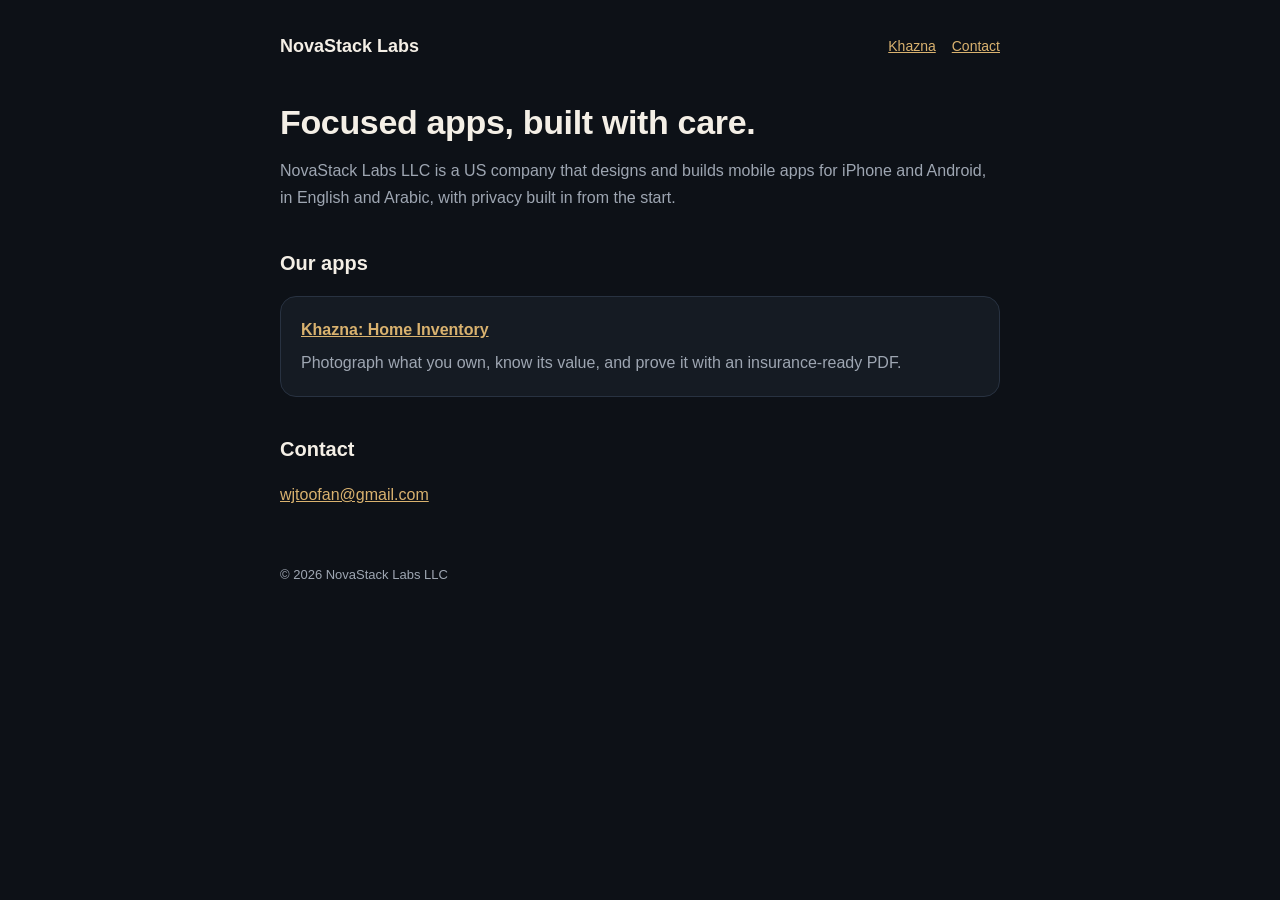
<file: index.html>
<!doctype html>
<html lang="en">
<head>
<meta charset="utf-8">
<meta name="viewport" content="width=device-width, initial-scale=1">
<title>NovaStack Labs</title>
<meta name="description" content="NovaStack Labs LLC builds focused, privacy-first mobile apps.">
<link rel="stylesheet" href="style.css">
</head>
<body>
<div class="wrap">
  <header>
    <a class="brand" href="./">NovaStack Labs</a>
    <nav><a href="khazna/">Khazna</a><a href="mailto:wjtoofan@gmail.com">Contact</a></nav>
  </header>

  <h1>Focused apps, built with care.</h1>
  <p class="muted">NovaStack Labs LLC is a US company that designs and builds mobile apps for iPhone and Android,
  in English and Arabic, with privacy built in from the start.</p>

  <h2>Our apps</h2>
  <div class="card">
    <a href="khazna/"><strong>Khazna: Home Inventory</strong></a>
    <p class="muted" style="margin:6px 0 0">Photograph what you own, know its value, and prove it with an insurance-ready PDF.</p>
  </div>

  <h2>Contact</h2>
  <p><a href="mailto:wjtoofan@gmail.com">wjtoofan@gmail.com</a></p>

  <footer>© 2026 NovaStack Labs LLC</footer>
</div>
</body>
</html>
</file>
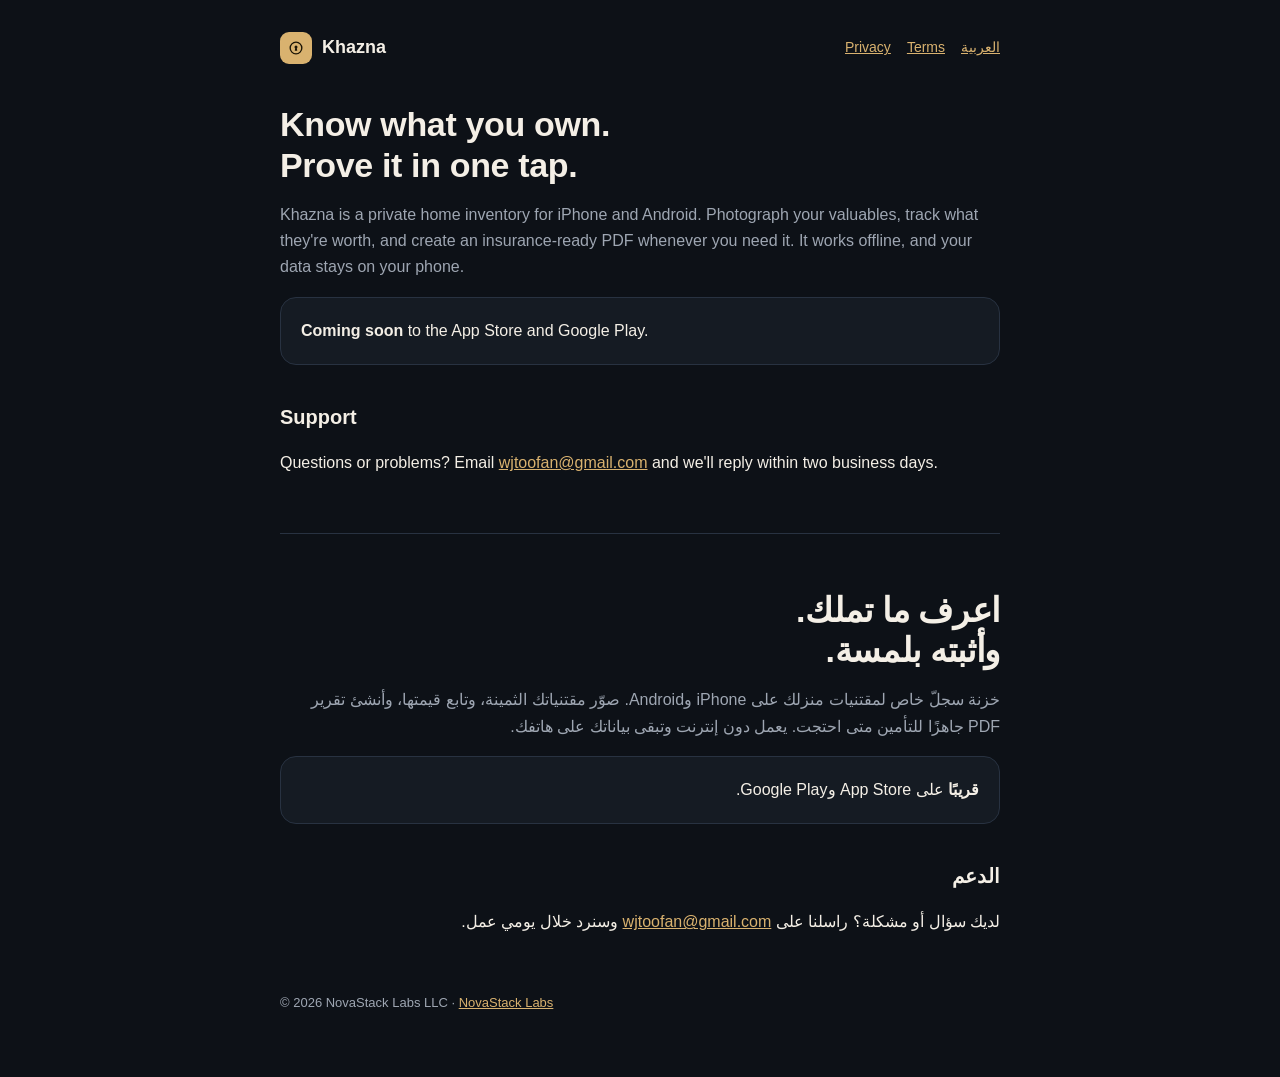
<file: khazna/index.html>
<!doctype html>
<html lang="en">
<head>
<meta charset="utf-8">
<meta name="viewport" content="width=device-width, initial-scale=1">
<title>Khazna Home Inventory</title>
<meta name="description" content="Khazna: photograph what you own, know its value, and prove it with an insurance-ready PDF.">
<link rel="stylesheet" href="../style.css">
</head>
<body>
<div class="wrap">
  <header>
    <a class="brand" href="./"><span class="mark" aria-hidden="true"><svg width="20" height="20" viewBox="0 0 48 48"><circle cx="24" cy="24" r="14" fill="none" stroke="#1a1406" stroke-width="3.2"/><circle cx="24" cy="21.5" r="3.6" fill="#1a1406"/><path d="M22.2 24h3.6l1.2 6.8h-6z" fill="#1a1406"/></svg></span>Khazna</a>
    <nav><a href="privacy.html">Privacy</a><a href="terms.html">Terms</a><a href="#ar">العربية</a></nav>
  </header>

  <h1>Know what you own.<br>Prove it in one tap.</h1>
  <p class="muted">Khazna is a private home inventory for iPhone and Android. Photograph your valuables, track what
  they're worth, and create an insurance-ready PDF whenever you need it. It works offline, and your data stays on your phone.</p>

  <div class="card">
    <strong>Coming soon</strong> to the App Store and Google Play.
  </div>

  <h2>Support</h2>
  <p>Questions or problems? Email <a href="mailto:wjtoofan@gmail.com">wjtoofan@gmail.com</a> and we'll reply within two business days.</p>

  <hr>

  <section id="ar" lang="ar" dir="rtl">
    <h1>اعرف ما تملك.<br>وأثبته بلمسة.</h1>
    <p class="muted">خزنة سجلّ خاص لمقتنيات منزلك على iPhone وAndroid. صوّر مقتنياتك الثمينة، وتابع قيمتها، وأنشئ تقرير PDF
    جاهزًا للتأمين متى احتجت. يعمل دون إنترنت وتبقى بياناتك على هاتفك.</p>
    <div class="card"><strong>قريبًا</strong> على App Store وGoogle Play.</div>
    <h2>الدعم</h2>
    <p>لديك سؤال أو مشكلة؟ راسلنا على <a href="mailto:wjtoofan@gmail.com">wjtoofan@gmail.com</a> وسنرد خلال يومي عمل.</p>
  </section>

  <footer>© 2026 NovaStack Labs LLC · <a href="../">NovaStack Labs</a></footer>
</div>
</body>
</html>
</file>
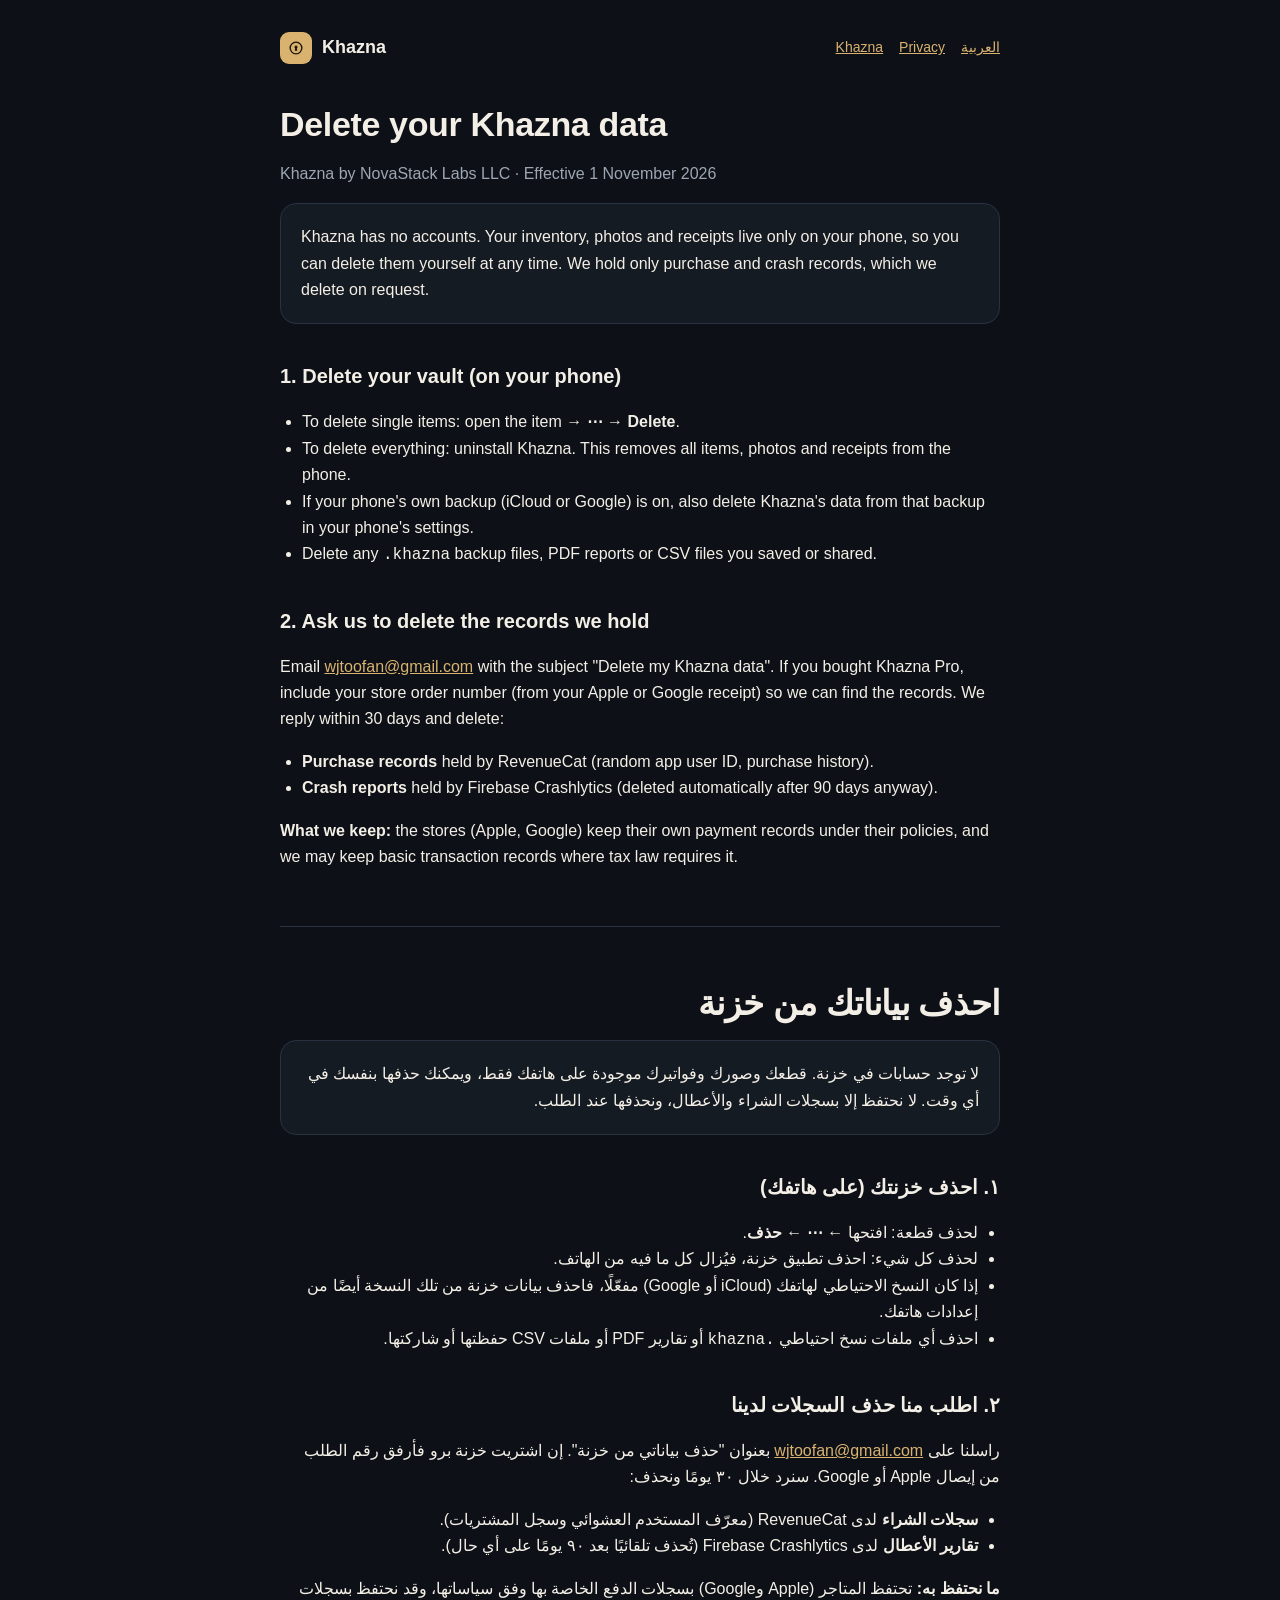
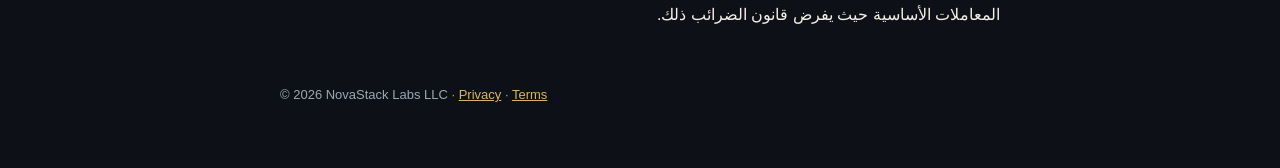
<file: khazna/delete-data.html>
<!doctype html>
<html lang="en">
<head>
<meta charset="utf-8">
<meta name="viewport" content="width=device-width, initial-scale=1">
<title>Delete Your Khazna Data</title>
<meta name="description" content="How to delete your data from Khazna and NovaStack Labs.">
<link rel="stylesheet" href="../style.css">
</head>
<body>
<div class="wrap">
  <header>
    <a class="brand" href="./"><span class="mark" aria-hidden="true"><svg width="20" height="20" viewBox="0 0 48 48"><circle cx="24" cy="24" r="14" fill="none" stroke="#1a1406" stroke-width="3.2"/><circle cx="24" cy="21.5" r="3.6" fill="#1a1406"/><path d="M22.2 24h3.6l1.2 6.8h-6z" fill="#1a1406"/></svg></span>Khazna</a>
    <nav><a href="./">Khazna</a><a href="privacy.html">Privacy</a><a href="#ar">العربية</a></nav>
  </header>

  <h1>Delete your Khazna data</h1>
  <p class="muted">Khazna by NovaStack Labs LLC · Effective 1 November 2026</p>

  <div class="card">Khazna has no accounts. Your inventory, photos and receipts live only on your phone, so you can
  delete them yourself at any time. We hold only purchase and crash records, which we delete on request.</div>

  <h2>1. Delete your vault (on your phone)</h2>
  <ul>
    <li>To delete single items: open the item → <strong>⋯</strong> → <strong>Delete</strong>.</li>
    <li>To delete everything: uninstall Khazna. This removes all items, photos and receipts from the phone.</li>
    <li>If your phone's own backup (iCloud or Google) is on, also delete Khazna's data from that backup in your phone's settings.</li>
    <li>Delete any <code>.khazna</code> backup files, PDF reports or CSV files you saved or shared.</li>
  </ul>

  <h2>2. Ask us to delete the records we hold</h2>
  <p>Email <a href="mailto:wjtoofan@gmail.com?subject=Delete%20my%20Khazna%20data">wjtoofan@gmail.com</a> with the
  subject "Delete my Khazna data". If you bought Khazna Pro, include your store order number (from your Apple or
  Google receipt) so we can find the records. We reply within 30 days and delete:</p>
  <ul>
    <li><strong>Purchase records</strong> held by RevenueCat (random app user ID, purchase history).</li>
    <li><strong>Crash reports</strong> held by Firebase Crashlytics (deleted automatically after 90 days anyway).</li>
  </ul>
  <p><strong>What we keep:</strong> the stores (Apple, Google) keep their own payment records under their policies, and
  we may keep basic transaction records where tax law requires it.</p>

  <hr>

  <section id="ar" lang="ar" dir="rtl">
    <h1>احذف بياناتك من خزنة</h1>
    <div class="card">لا توجد حسابات في خزنة. قطعك وصورك وفواتيرك موجودة على هاتفك فقط، ويمكنك حذفها بنفسك في أي وقت.
    لا نحتفظ إلا بسجلات الشراء والأعطال، ونحذفها عند الطلب.</div>
    <h2>١. احذف خزنتك (على هاتفك)</h2>
    <ul>
      <li>لحذف قطعة: افتحها ← <strong>⋯</strong> ← <strong>حذف</strong>.</li>
      <li>لحذف كل شيء: احذف تطبيق خزنة، فيُزال كل ما فيه من الهاتف.</li>
      <li>إذا كان النسخ الاحتياطي لهاتفك (iCloud أو Google) مفعّلًا، فاحذف بيانات خزنة من تلك النسخة أيضًا من إعدادات هاتفك.</li>
      <li>احذف أي ملفات نسخ احتياطي <code>.khazna</code> أو تقارير PDF أو ملفات CSV حفظتها أو شاركتها.</li>
    </ul>
    <h2>٢. اطلب منا حذف السجلات لدينا</h2>
    <p>راسلنا على <a href="mailto:wjtoofan@gmail.com?subject=Delete%20my%20Khazna%20data">wjtoofan@gmail.com</a>
    بعنوان "حذف بياناتي من خزنة". إن اشتريت خزنة برو فأرفق رقم الطلب من إيصال Apple أو Google. سنرد خلال ٣٠ يومًا ونحذف:</p>
    <ul>
      <li><strong>سجلات الشراء</strong> لدى RevenueCat (معرّف المستخدم العشوائي وسجل المشتريات).</li>
      <li><strong>تقارير الأعطال</strong> لدى Firebase Crashlytics (تُحذف تلقائيًا بعد ٩٠ يومًا على أي حال).</li>
    </ul>
    <p><strong>ما نحتفظ به:</strong> تحتفظ المتاجر (Apple وGoogle) بسجلات الدفع الخاصة بها وفق سياساتها، وقد نحتفظ بسجلات
    المعاملات الأساسية حيث يفرض قانون الضرائب ذلك.</p>
  </section>

  <footer>© 2026 NovaStack Labs LLC · <a href="privacy.html">Privacy</a> · <a href="terms.html">Terms</a></footer>
</div>
</body>
</html>
</file>
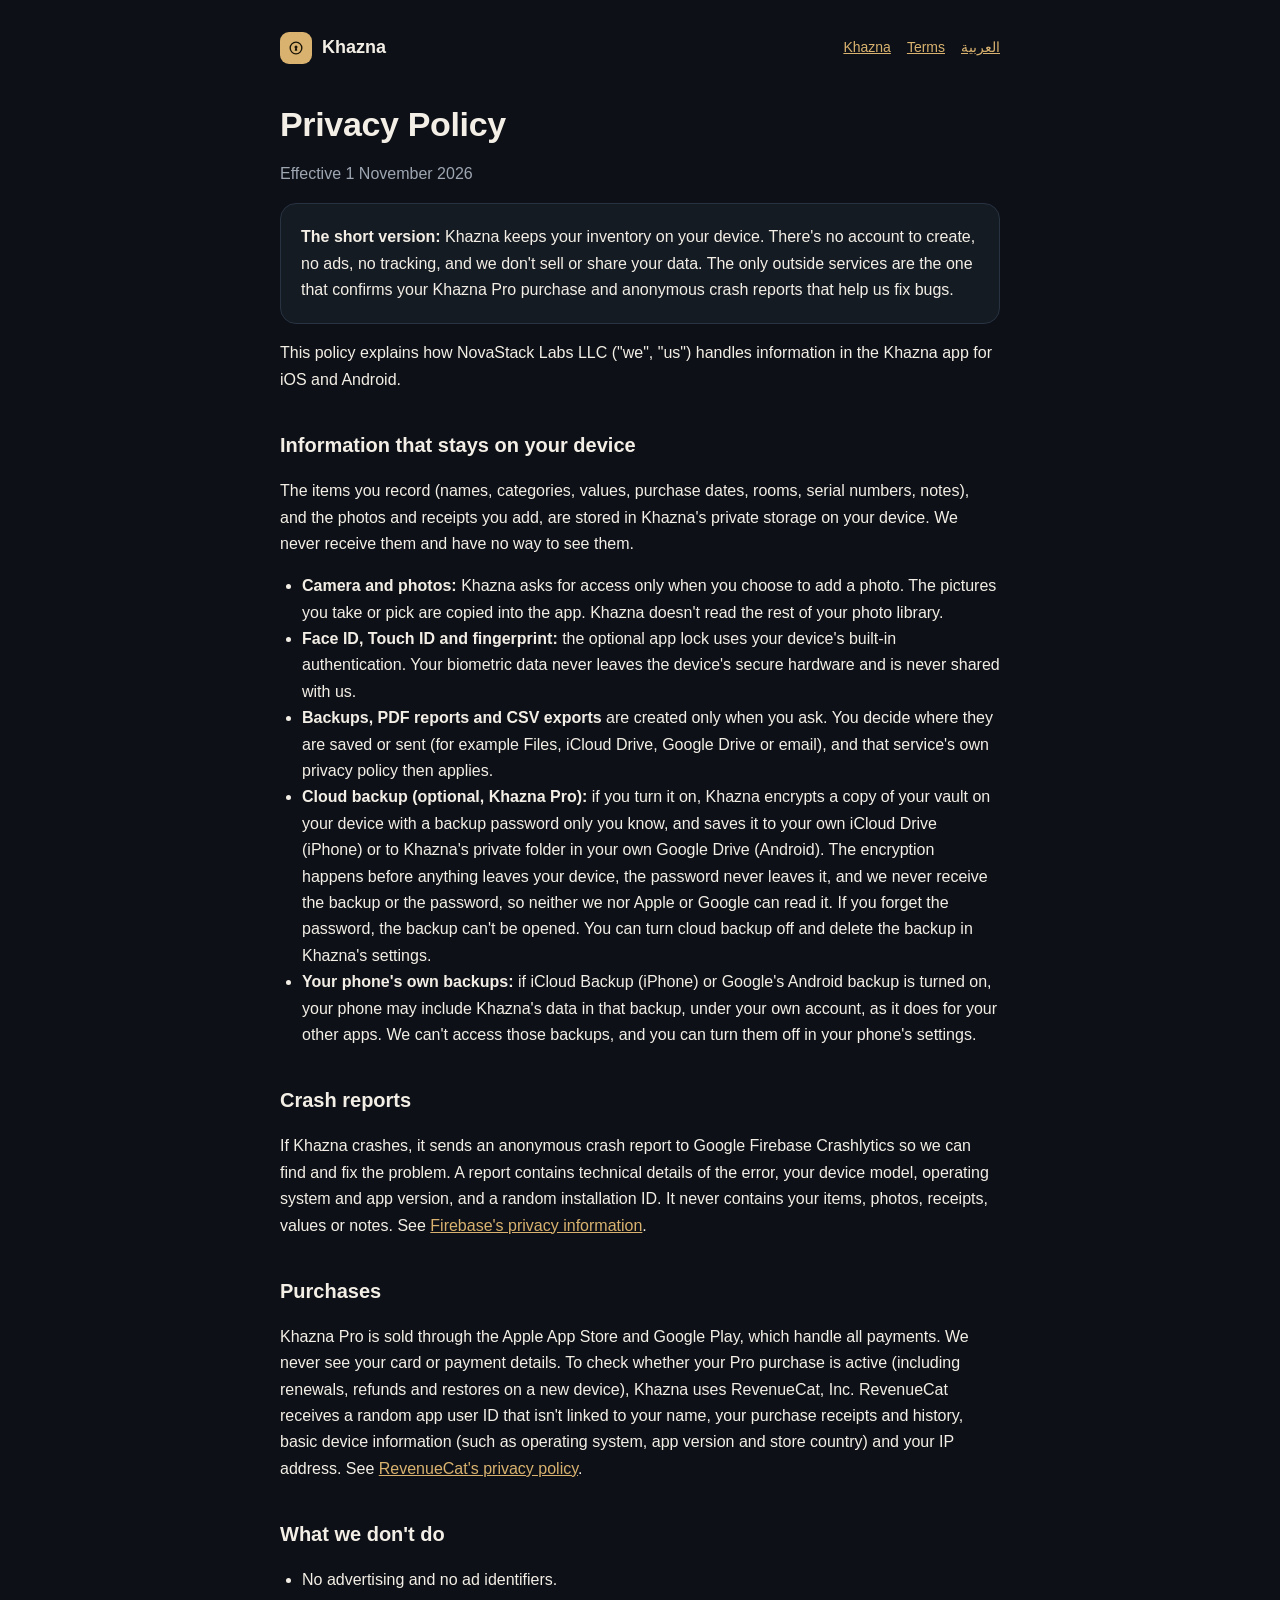
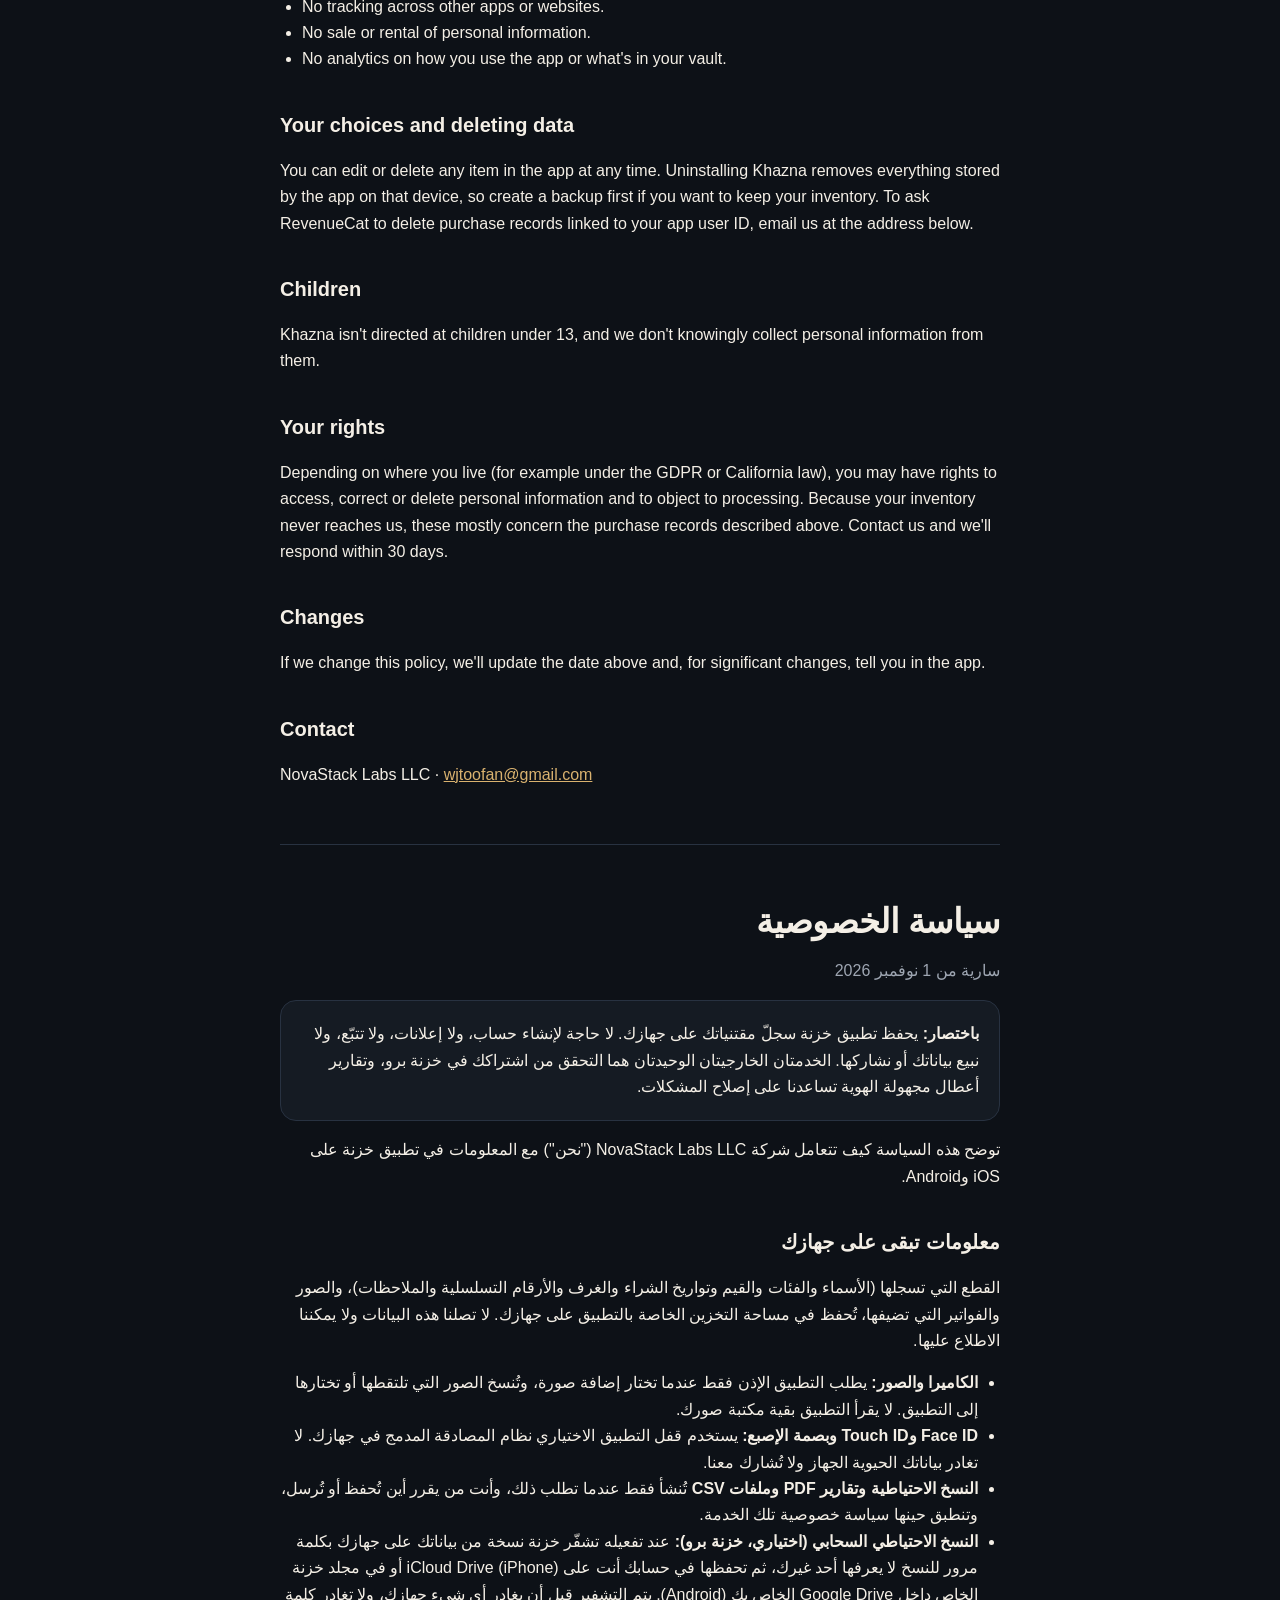
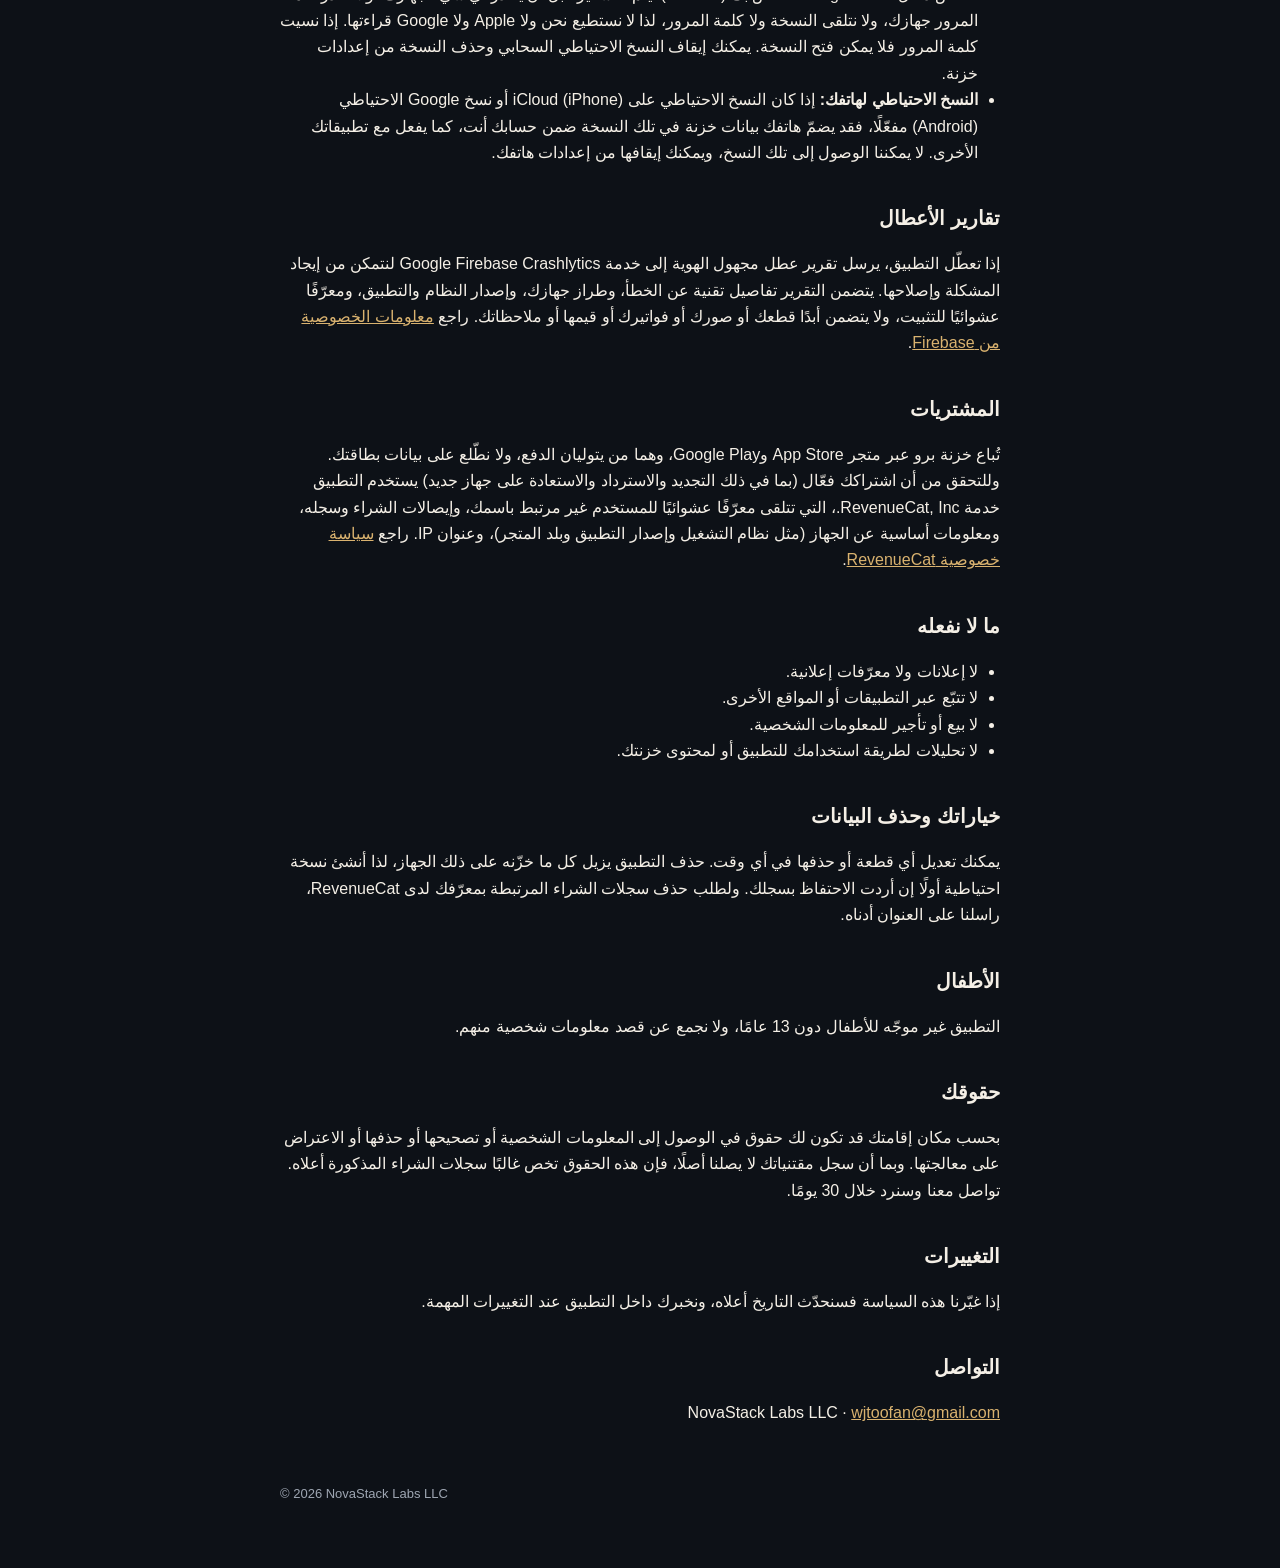
<file: khazna/privacy.html>
<!doctype html>
<html lang="en">
<head>
<meta charset="utf-8">
<meta name="viewport" content="width=device-width, initial-scale=1">
<title>Khazna Privacy Policy</title>
<meta name="description" content="How Khazna handles your data: it stays on your device.">
<link rel="stylesheet" href="../style.css">
</head>
<body>
<div class="wrap">
  <header>
    <a class="brand" href="./"><span class="mark" aria-hidden="true"><svg width="20" height="20" viewBox="0 0 48 48"><circle cx="24" cy="24" r="14" fill="none" stroke="#1a1406" stroke-width="3.2"/><circle cx="24" cy="21.5" r="3.6" fill="#1a1406"/><path d="M22.2 24h3.6l1.2 6.8h-6z" fill="#1a1406"/></svg></span>Khazna</a>
    <nav><a href="./">Khazna</a><a href="terms.html">Terms</a><a href="#ar">العربية</a></nav>
  </header>

  <h1>Privacy Policy</h1>
  <p class="muted">Effective 1 November 2026</p>

  <div class="card">
    <strong>The short version:</strong> Khazna keeps your inventory on your device. There's no account to create,
    no ads, no tracking, and we don't sell or share your data. The only outside services are the one that confirms
    your Khazna Pro purchase and anonymous crash reports that help us fix bugs.
  </div>

  <p>This policy explains how NovaStack Labs LLC ("we", "us") handles information in the Khazna app for iOS and Android.</p>

  <h2>Information that stays on your device</h2>
  <p>The items you record (names, categories, values, purchase dates, rooms, serial numbers, notes), and the photos and
  receipts you add, are stored in Khazna's private storage on your device. We never receive them and have no
  way to see them.</p>
  <ul>
    <li><strong>Camera and photos:</strong> Khazna asks for access only when you choose to add a photo. The pictures you
    take or pick are copied into the app. Khazna doesn't read the rest of your photo library.</li>
    <li><strong>Face ID, Touch ID and fingerprint:</strong> the optional app lock uses your device's built-in
    authentication. Your biometric data never leaves the device's secure hardware and is never shared with us.</li>
    <li><strong>Backups, PDF reports and CSV exports</strong> are created only when you ask. You decide where they are
    saved or sent (for example Files, iCloud Drive, Google Drive or email), and that service's own privacy policy then applies.</li>
    <li><strong>Cloud backup (optional, Khazna Pro):</strong> if you turn it on, Khazna encrypts a copy of your vault on
    your device with a backup password only you know, and saves it to your own iCloud Drive (iPhone) or to Khazna's private
    folder in your own Google Drive (Android). The encryption happens before anything leaves your device, the password never
    leaves it, and we never receive the backup or the password, so neither we nor Apple or Google can read it. If you
    forget the password, the backup can't be opened. You can turn cloud backup off and delete the backup in Khazna's settings.</li>
    <li><strong>Your phone's own backups:</strong> if iCloud Backup (iPhone) or Google's Android backup is turned on, your
    phone may include Khazna's data in that backup, under your own account, as it does for your other apps. We can't
    access those backups, and you can turn them off in your phone's settings.</li>
  </ul>

  <h2>Crash reports</h2>
  <p>If Khazna crashes, it sends an anonymous crash report to Google Firebase Crashlytics so we can find and fix the
  problem. A report contains technical details of the error, your device model, operating system and app version, and
  a random installation ID. It never contains your items, photos, receipts, values or notes. See
  <a href="https://firebase.google.com/support/privacy">Firebase's privacy information</a>.</p>

  <h2>Purchases</h2>
  <p>Khazna Pro is sold through the Apple App Store and Google Play, which handle all payments. We never see your
  card or payment details. To check whether your Pro purchase is active (including renewals, refunds and restores on
  a new device), Khazna uses RevenueCat, Inc. RevenueCat receives a random app user ID that isn't linked to your name,
  your purchase receipts and history, basic device information (such as operating system, app version and store
  country) and your IP address. See <a href="https://www.revenuecat.com/privacy">RevenueCat's privacy policy</a>.</p>

  <h2>What we don't do</h2>
  <ul>
    <li>No advertising and no ad identifiers.</li>
    <li>No tracking across other apps or websites.</li>
    <li>No sale or rental of personal information.</li>
    <li>No analytics on how you use the app or what's in your vault.</li>
  </ul>

  <h2>Your choices and deleting data</h2>
  <p>You can edit or delete any item in the app at any time. Uninstalling Khazna removes everything stored by the app
  on that device, so create a backup first if you want to keep your inventory. To ask RevenueCat to delete purchase
  records linked to your app user ID, email us at the address below.</p>

  <h2>Children</h2>
  <p>Khazna isn't directed at children under 13, and we don't knowingly collect personal information from them.</p>

  <h2>Your rights</h2>
  <p>Depending on where you live (for example under the GDPR or California law), you may have rights to access, correct
  or delete personal information and to object to processing. Because your inventory never reaches us, these mostly
  concern the purchase records described above. Contact us and we'll respond within 30 days.</p>

  <h2>Changes</h2>
  <p>If we change this policy, we'll update the date above and, for significant changes, tell you in the app.</p>

  <h2>Contact</h2>
  <p>NovaStack Labs LLC · <a href="mailto:wjtoofan@gmail.com">wjtoofan@gmail.com</a></p>

  <hr>

  <section id="ar" lang="ar" dir="rtl">
    <h1>سياسة الخصوصية</h1>
    <p class="muted">سارية من 1 نوفمبر 2026</p>
    <div class="card">
      <strong>باختصار:</strong> يحفظ تطبيق خزنة سجلّ مقتنياتك على جهازك. لا حاجة لإنشاء حساب، ولا إعلانات، ولا تتبّع،
      ولا نبيع بياناتك أو نشاركها. الخدمتان الخارجيتان الوحيدتان هما التحقق من اشتراكك في خزنة برو، وتقارير أعطال مجهولة الهوية تساعدنا على إصلاح المشكلات.
    </div>
    <p>توضح هذه السياسة كيف تتعامل شركة NovaStack Labs LLC ("نحن") مع المعلومات في تطبيق خزنة على iOS وAndroid.</p>

    <h2>معلومات تبقى على جهازك</h2>
    <p>القطع التي تسجلها (الأسماء والفئات والقيم وتواريخ الشراء والغرف والأرقام التسلسلية والملاحظات)، والصور والفواتير التي
    تضيفها، تُحفظ في مساحة التخزين الخاصة بالتطبيق على جهازك. لا تصلنا هذه البيانات ولا يمكننا الاطلاع عليها.</p>
    <ul>
      <li><strong>الكاميرا والصور:</strong> يطلب التطبيق الإذن فقط عندما تختار إضافة صورة، وتُنسخ الصور التي تلتقطها أو تختارها
      إلى التطبيق. لا يقرأ التطبيق بقية مكتبة صورك.</li>
      <li><strong>Face ID وTouch ID وبصمة الإصبع:</strong> يستخدم قفل التطبيق الاختياري نظام المصادقة المدمج في جهازك. لا تغادر
      بياناتك الحيوية الجهاز ولا تُشارك معنا.</li>
      <li><strong>النسخ الاحتياطية وتقارير PDF وملفات CSV</strong> تُنشأ فقط عندما تطلب ذلك، وأنت من يقرر أين تُحفظ أو تُرسل،
      وتنطبق حينها سياسة خصوصية تلك الخدمة.</li>
      <li><strong>النسخ الاحتياطي السحابي (اختياري، خزنة برو):</strong> عند تفعيله تشفّر خزنة نسخة من بياناتك على جهازك بكلمة مرور
      للنسخ لا يعرفها أحد غيرك، ثم تحفظها في حسابك أنت على iCloud Drive (iPhone) أو في مجلد خزنة الخاص داخل Google Drive الخاص بك (Android).
      يتم التشفير قبل أن يغادر أي شيء جهازك، ولا تغادر كلمة المرور جهازك، ولا نتلقى النسخة ولا كلمة المرور، لذا لا نستطيع نحن ولا Apple
      ولا Google قراءتها. إذا نسيت كلمة المرور فلا يمكن فتح النسخة. يمكنك إيقاف النسخ الاحتياطي السحابي وحذف النسخة من إعدادات خزنة.</li>
      <li><strong>النسخ الاحتياطي لهاتفك:</strong> إذا كان النسخ الاحتياطي على iCloud (iPhone) أو نسخ Google الاحتياطي (Android) مفعّلًا،
      فقد يضمّ هاتفك بيانات خزنة في تلك النسخة ضمن حسابك أنت، كما يفعل مع تطبيقاتك الأخرى. لا يمكننا الوصول إلى تلك النسخ،
      ويمكنك إيقافها من إعدادات هاتفك.</li>
    </ul>

    <h2>تقارير الأعطال</h2>
    <p>إذا تعطّل التطبيق، يرسل تقرير عطل مجهول الهوية إلى خدمة Google Firebase Crashlytics لنتمكن من إيجاد المشكلة وإصلاحها.
    يتضمن التقرير تفاصيل تقنية عن الخطأ، وطراز جهازك، وإصدار النظام والتطبيق، ومعرّفًا عشوائيًا للتثبيت، ولا يتضمن أبدًا قطعك أو صورك
    أو فواتيرك أو قيمها أو ملاحظاتك. راجع <a href="https://firebase.google.com/support/privacy">معلومات الخصوصية من Firebase</a>.</p>

    <h2>المشتريات</h2>
    <p>تُباع خزنة برو عبر متجر App Store وGoogle Play، وهما من يتوليان الدفع، ولا نطّلع على بيانات بطاقتك. وللتحقق من
    أن اشتراكك فعّال (بما في ذلك التجديد والاسترداد والاستعادة على جهاز جديد) يستخدم التطبيق خدمة RevenueCat, Inc.،
    التي تتلقى معرّفًا عشوائيًا للمستخدم غير مرتبط باسمك، وإيصالات الشراء وسجله، ومعلومات أساسية عن الجهاز (مثل نظام
    التشغيل وإصدار التطبيق وبلد المتجر)، وعنوان IP. راجع <a href="https://www.revenuecat.com/privacy">سياسة خصوصية RevenueCat</a>.</p>

    <h2>ما لا نفعله</h2>
    <ul>
      <li>لا إعلانات ولا معرّفات إعلانية.</li>
      <li>لا تتبّع عبر التطبيقات أو المواقع الأخرى.</li>
      <li>لا بيع أو تأجير للمعلومات الشخصية.</li>
      <li>لا تحليلات لطريقة استخدامك للتطبيق أو لمحتوى خزنتك.</li>
    </ul>

    <h2>خياراتك وحذف البيانات</h2>
    <p>يمكنك تعديل أي قطعة أو حذفها في أي وقت. حذف التطبيق يزيل كل ما خزّنه على ذلك الجهاز، لذا أنشئ نسخة احتياطية أولًا
    إن أردت الاحتفاظ بسجلك. ولطلب حذف سجلات الشراء المرتبطة بمعرّفك لدى RevenueCat، راسلنا على العنوان أدناه.</p>

    <h2>الأطفال</h2>
    <p>التطبيق غير موجّه للأطفال دون 13 عامًا، ولا نجمع عن قصد معلومات شخصية منهم.</p>

    <h2>حقوقك</h2>
    <p>بحسب مكان إقامتك قد تكون لك حقوق في الوصول إلى المعلومات الشخصية أو تصحيحها أو حذفها أو الاعتراض على معالجتها.
    وبما أن سجل مقتنياتك لا يصلنا أصلًا، فإن هذه الحقوق تخص غالبًا سجلات الشراء المذكورة أعلاه. تواصل معنا وسنرد خلال 30 يومًا.</p>

    <h2>التغييرات</h2>
    <p>إذا غيّرنا هذه السياسة فسنحدّث التاريخ أعلاه، ونخبرك داخل التطبيق عند التغييرات المهمة.</p>

    <h2>التواصل</h2>
    <p>NovaStack Labs LLC · <a href="mailto:wjtoofan@gmail.com">wjtoofan@gmail.com</a></p>
  </section>

  <footer>© 2026 NovaStack Labs LLC</footer>
</div>
</body>
</html>
</file>
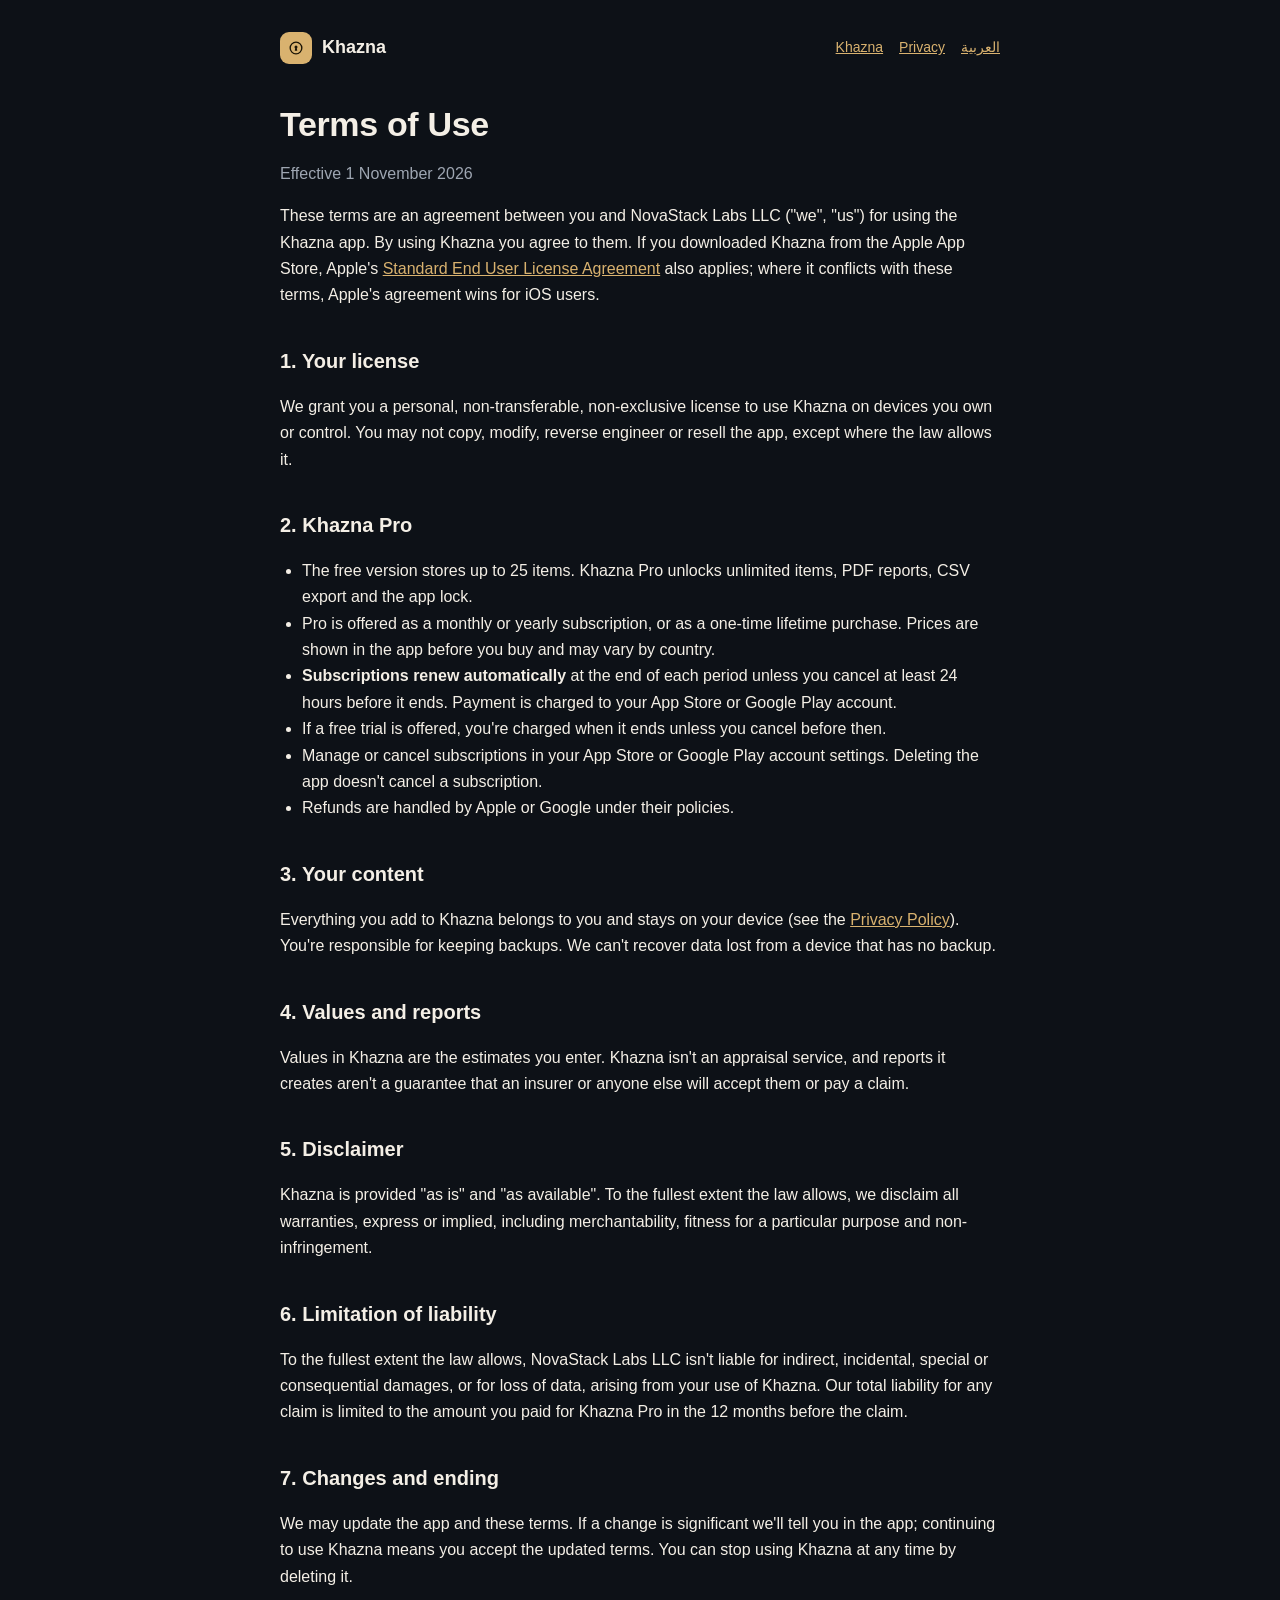
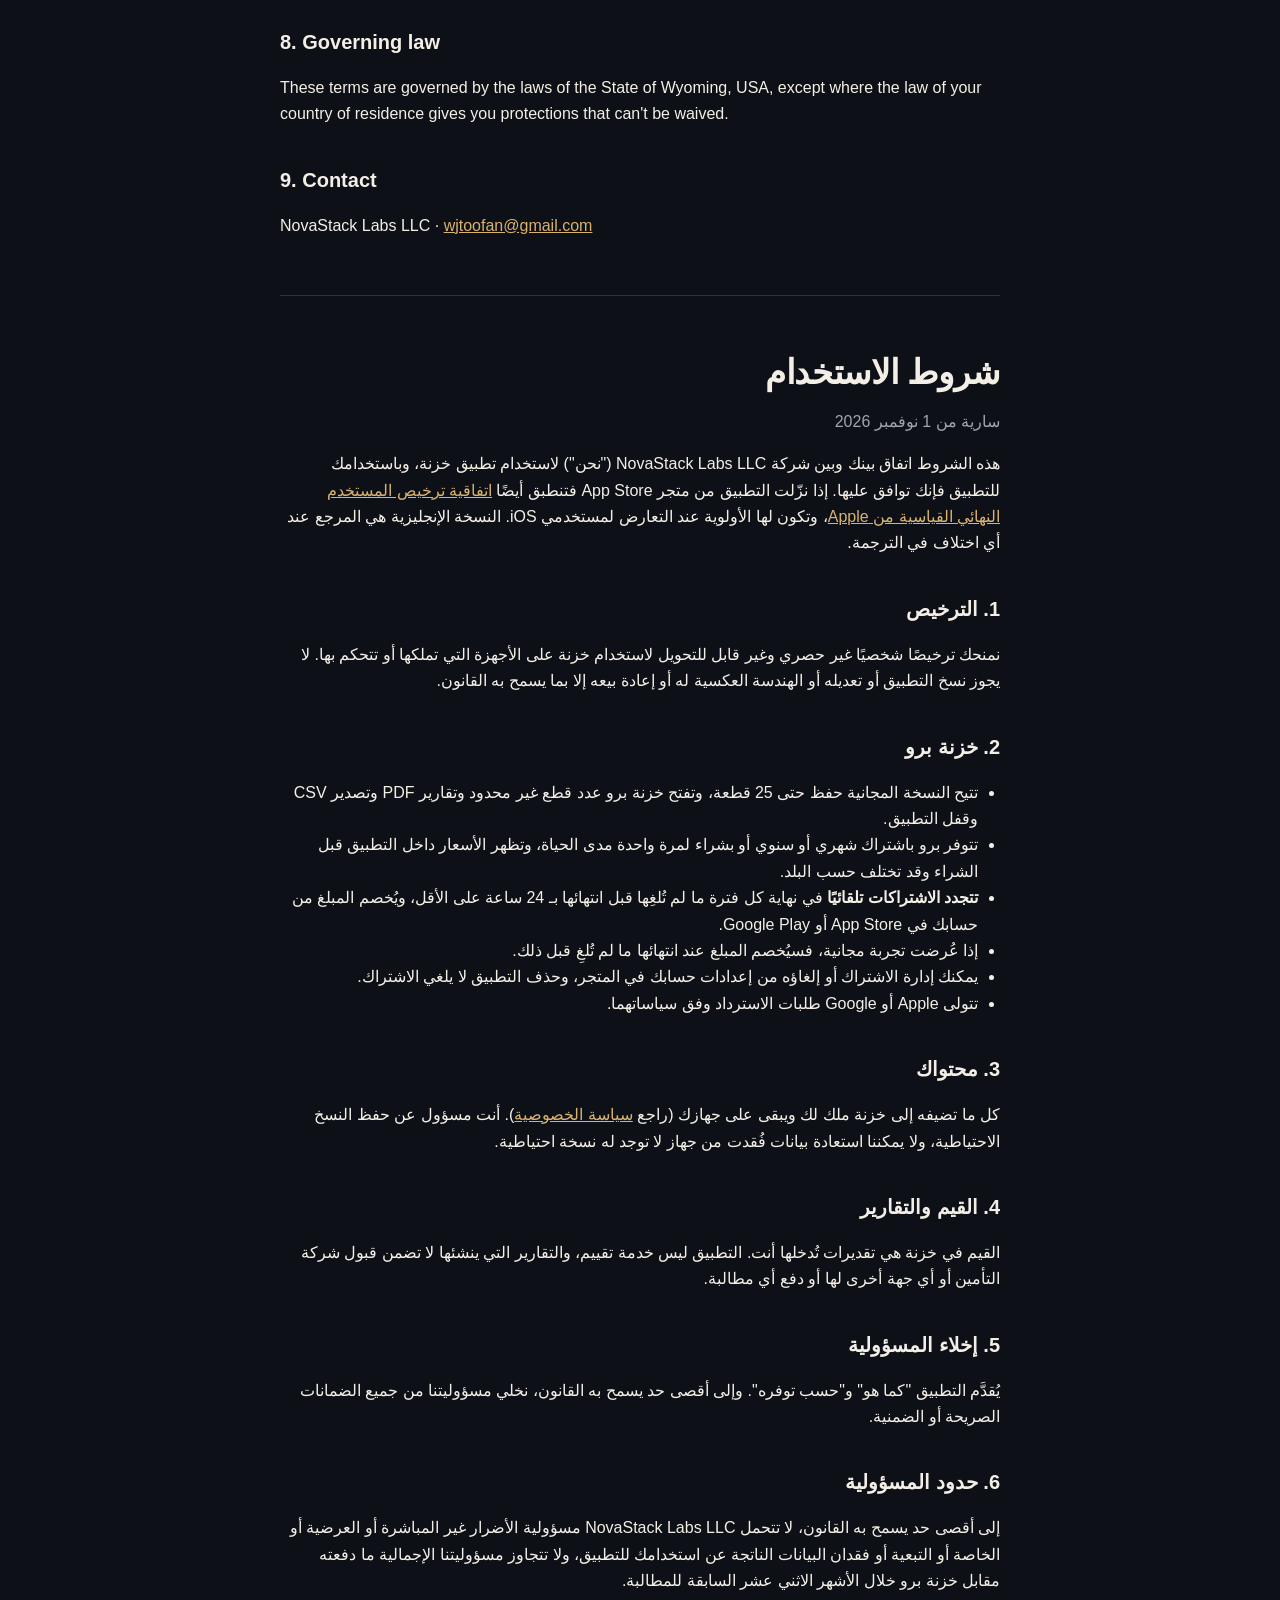
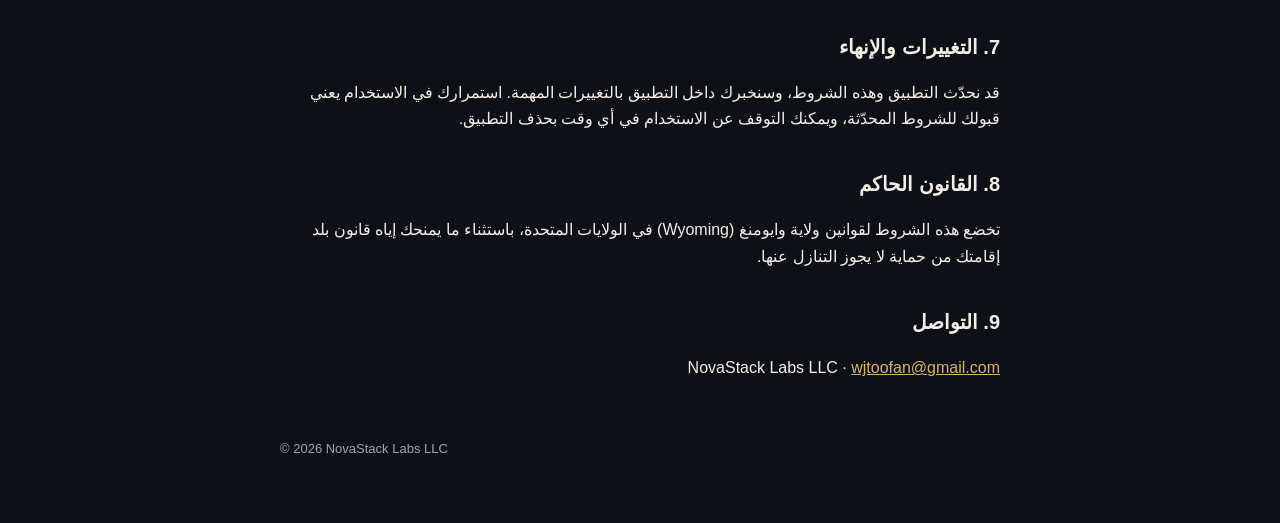
<file: khazna/terms.html>
<!doctype html>
<html lang="en">
<head>
<meta charset="utf-8">
<meta name="viewport" content="width=device-width, initial-scale=1">
<title>Khazna Terms of Use</title>
<meta name="description" content="Terms of use for the Khazna app and Khazna Pro.">
<link rel="stylesheet" href="../style.css">
</head>
<body>
<div class="wrap">
  <header>
    <a class="brand" href="./"><span class="mark" aria-hidden="true"><svg width="20" height="20" viewBox="0 0 48 48"><circle cx="24" cy="24" r="14" fill="none" stroke="#1a1406" stroke-width="3.2"/><circle cx="24" cy="21.5" r="3.6" fill="#1a1406"/><path d="M22.2 24h3.6l1.2 6.8h-6z" fill="#1a1406"/></svg></span>Khazna</a>
    <nav><a href="./">Khazna</a><a href="privacy.html">Privacy</a><a href="#ar">العربية</a></nav>
  </header>

  <h1>Terms of Use</h1>
  <p class="muted">Effective 1 November 2026</p>

  <p>These terms are an agreement between you and NovaStack Labs LLC ("we", "us") for using the Khazna app. By using
  Khazna you agree to them. If you downloaded Khazna from the Apple App Store, Apple's
  <a href="https://www.apple.com/legal/internet-services/itunes/dev/stdeula/">Standard End User License Agreement</a>
  also applies; where it conflicts with these terms, Apple's agreement wins for iOS users.</p>

  <h2>1. Your license</h2>
  <p>We grant you a personal, non-transferable, non-exclusive license to use Khazna on devices you own or control.
  You may not copy, modify, reverse engineer or resell the app, except where the law allows it.</p>

  <h2>2. Khazna Pro</h2>
  <ul>
    <li>The free version stores up to 25 items. Khazna Pro unlocks unlimited items, PDF reports, CSV export and the app lock.</li>
    <li>Pro is offered as a monthly or yearly subscription, or as a one-time lifetime purchase. Prices are shown in the
    app before you buy and may vary by country.</li>
    <li><strong>Subscriptions renew automatically</strong> at the end of each period unless you cancel at least 24 hours
    before it ends. Payment is charged to your App Store or Google Play account.</li>
    <li>If a free trial is offered, you're charged when it ends unless you cancel before then.</li>
    <li>Manage or cancel subscriptions in your App Store or Google Play account settings. Deleting the app doesn't cancel a subscription.</li>
    <li>Refunds are handled by Apple or Google under their policies.</li>
  </ul>

  <h2>3. Your content</h2>
  <p>Everything you add to Khazna belongs to you and stays on your device (see the <a href="privacy.html">Privacy Policy</a>).
  You're responsible for keeping backups. We can't recover data lost from a device that has no backup.</p>

  <h2>4. Values and reports</h2>
  <p>Values in Khazna are the estimates you enter. Khazna isn't an appraisal service, and reports it creates aren't a
  guarantee that an insurer or anyone else will accept them or pay a claim.</p>

  <h2>5. Disclaimer</h2>
  <p>Khazna is provided "as is" and "as available". To the fullest extent the law allows, we disclaim all warranties,
  express or implied, including merchantability, fitness for a particular purpose and non-infringement.</p>

  <h2>6. Limitation of liability</h2>
  <p>To the fullest extent the law allows, NovaStack Labs LLC isn't liable for indirect, incidental, special or
  consequential damages, or for loss of data, arising from your use of Khazna. Our total liability for any claim is
  limited to the amount you paid for Khazna Pro in the 12 months before the claim.</p>

  <h2>7. Changes and ending</h2>
  <p>We may update the app and these terms. If a change is significant we'll tell you in the app; continuing to use
  Khazna means you accept the updated terms. You can stop using Khazna at any time by deleting it.</p>

  <h2>8. Governing law</h2>
  <p>These terms are governed by the laws of the State of Wyoming, USA, except where the law of your country of
  residence gives you protections that can't be waived.</p>

  <h2>9. Contact</h2>
  <p>NovaStack Labs LLC · <a href="mailto:wjtoofan@gmail.com">wjtoofan@gmail.com</a></p>

  <hr>

  <section id="ar" lang="ar" dir="rtl">
    <h1>شروط الاستخدام</h1>
    <p class="muted">سارية من 1 نوفمبر 2026</p>
    <p>هذه الشروط اتفاق بينك وبين شركة NovaStack Labs LLC ("نحن") لاستخدام تطبيق خزنة، وباستخدامك للتطبيق فإنك توافق عليها.
    إذا نزّلت التطبيق من متجر App Store فتنطبق أيضًا
    <a href="https://www.apple.com/legal/internet-services/itunes/dev/stdeula/">اتفاقية ترخيص المستخدم النهائي القياسية من Apple</a>،
    وتكون لها الأولوية عند التعارض لمستخدمي iOS. النسخة الإنجليزية هي المرجع عند أي اختلاف في الترجمة.</p>

    <h2>1. الترخيص</h2>
    <p>نمنحك ترخيصًا شخصيًا غير حصري وغير قابل للتحويل لاستخدام خزنة على الأجهزة التي تملكها أو تتحكم بها. لا يجوز نسخ
    التطبيق أو تعديله أو الهندسة العكسية له أو إعادة بيعه إلا بما يسمح به القانون.</p>

    <h2>2. خزنة برو</h2>
    <ul>
      <li>تتيح النسخة المجانية حفظ حتى 25 قطعة، وتفتح خزنة برو عدد قطع غير محدود وتقارير PDF وتصدير CSV وقفل التطبيق.</li>
      <li>تتوفر برو باشتراك شهري أو سنوي أو بشراء لمرة واحدة مدى الحياة، وتظهر الأسعار داخل التطبيق قبل الشراء وقد تختلف حسب البلد.</li>
      <li><strong>تتجدد الاشتراكات تلقائيًا</strong> في نهاية كل فترة ما لم تُلغِها قبل انتهائها بـ 24 ساعة على الأقل، ويُخصم المبلغ من حسابك في App Store أو Google Play.</li>
      <li>إذا عُرضت تجربة مجانية، فسيُخصم المبلغ عند انتهائها ما لم تُلغِ قبل ذلك.</li>
      <li>يمكنك إدارة الاشتراك أو إلغاؤه من إعدادات حسابك في المتجر، وحذف التطبيق لا يلغي الاشتراك.</li>
      <li>تتولى Apple أو Google طلبات الاسترداد وفق سياساتهما.</li>
    </ul>

    <h2>3. محتواك</h2>
    <p>كل ما تضيفه إلى خزنة ملك لك ويبقى على جهازك (راجع <a href="privacy.html#ar">سياسة الخصوصية</a>). أنت مسؤول عن حفظ
    النسخ الاحتياطية، ولا يمكننا استعادة بيانات فُقدت من جهاز لا توجد له نسخة احتياطية.</p>

    <h2>4. القيم والتقارير</h2>
    <p>القيم في خزنة هي تقديرات تُدخلها أنت. التطبيق ليس خدمة تقييم، والتقارير التي ينشئها لا تضمن قبول شركة التأمين أو أي جهة أخرى لها أو دفع أي مطالبة.</p>

    <h2>5. إخلاء المسؤولية</h2>
    <p>يُقدَّم التطبيق "كما هو" و"حسب توفره". وإلى أقصى حد يسمح به القانون، نخلي مسؤوليتنا من جميع الضمانات الصريحة أو الضمنية.</p>

    <h2>6. حدود المسؤولية</h2>
    <p>إلى أقصى حد يسمح به القانون، لا تتحمل NovaStack Labs LLC مسؤولية الأضرار غير المباشرة أو العرضية أو الخاصة أو التبعية
    أو فقدان البيانات الناتجة عن استخدامك للتطبيق، ولا تتجاوز مسؤوليتنا الإجمالية ما دفعته مقابل خزنة برو خلال الأشهر الاثني عشر السابقة للمطالبة.</p>

    <h2>7. التغييرات والإنهاء</h2>
    <p>قد نحدّث التطبيق وهذه الشروط، وسنخبرك داخل التطبيق بالتغييرات المهمة. استمرارك في الاستخدام يعني قبولك للشروط المحدّثة،
    ويمكنك التوقف عن الاستخدام في أي وقت بحذف التطبيق.</p>

    <h2>8. القانون الحاكم</h2>
    <p>تخضع هذه الشروط لقوانين ولاية وايومنغ (Wyoming) في الولايات المتحدة، باستثناء ما يمنحك إياه قانون بلد إقامتك من حماية لا يجوز التنازل عنها.</p>

    <h2>9. التواصل</h2>
    <p>NovaStack Labs LLC · <a href="mailto:wjtoofan@gmail.com">wjtoofan@gmail.com</a></p>
  </section>

  <footer>© 2026 NovaStack Labs LLC</footer>
</div>
</body>
</html>
</file>
<file: style.css>
:root {
  --bg: #0d1117; --card: #151b23; --line: #283241; --text: #f4efe6; --muted: #9ea6b2; --gold: #d9b26f;
  color-scheme: dark;
}
* { box-sizing: border-box; }
body { margin: 0; background: var(--bg); color: var(--text); font: 16px/1.65 Inter, -apple-system, "Segoe UI", Roboto, sans-serif; }
[lang="ar"] { font-family: "IBM Plex Sans Arabic", "Geeza Pro", Tahoma, sans-serif; }
a { color: var(--gold); }
a:hover { color: #f0cf92; }
.wrap { max-width: 760px; margin: 0 auto; padding: 32px 20px 64px; }
header { display: flex; align-items: center; justify-content: space-between; gap: 16px; flex-wrap: wrap; margin-bottom: 40px; }
.brand { display: flex; align-items: center; gap: 10px; text-decoration: none; color: var(--text); font-weight: 700; font-size: 18px; }
.mark { width: 32px; height: 32px; border-radius: 9px; background: var(--gold); display: grid; place-items: center; }
nav { display: flex; gap: 16px; flex-wrap: wrap; font-size: 14px; }
h1 { font-size: 34px; line-height: 1.2; margin: 0 0 8px; letter-spacing: -0.01em; }
h2 { font-size: 20px; margin: 36px 0 8px; }
.muted { color: var(--muted); }
.card { background: var(--card); border: 1px solid var(--line); border-radius: 16px; padding: 20px; margin: 16px 0; }
.lang-switch { display: inline-flex; gap: 8px; margin: 8px 0 24px; font-size: 14px; }
hr { border: 0; border-top: 1px solid var(--line); margin: 56px 0; }
footer { margin-top: 56px; font-size: 13px; color: var(--muted); }
ul { padding-inline-start: 22px; }
</file>
